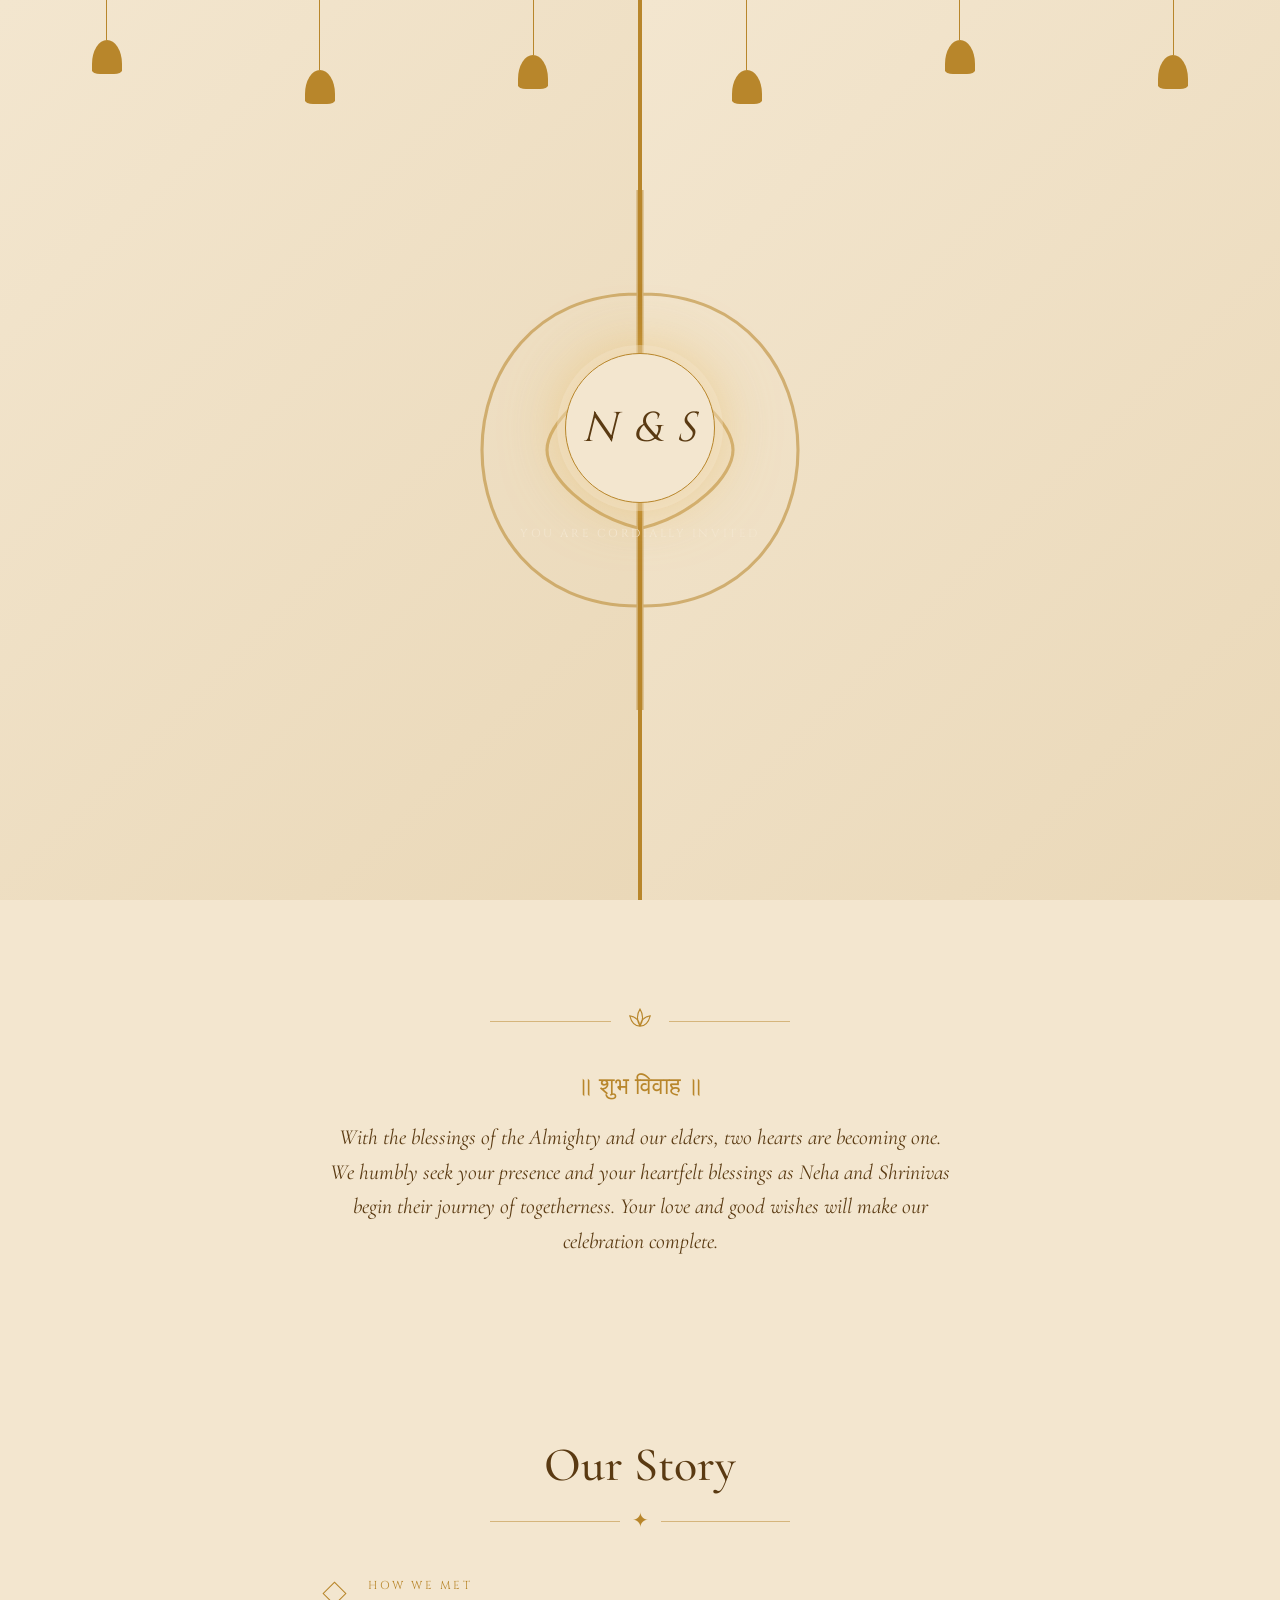
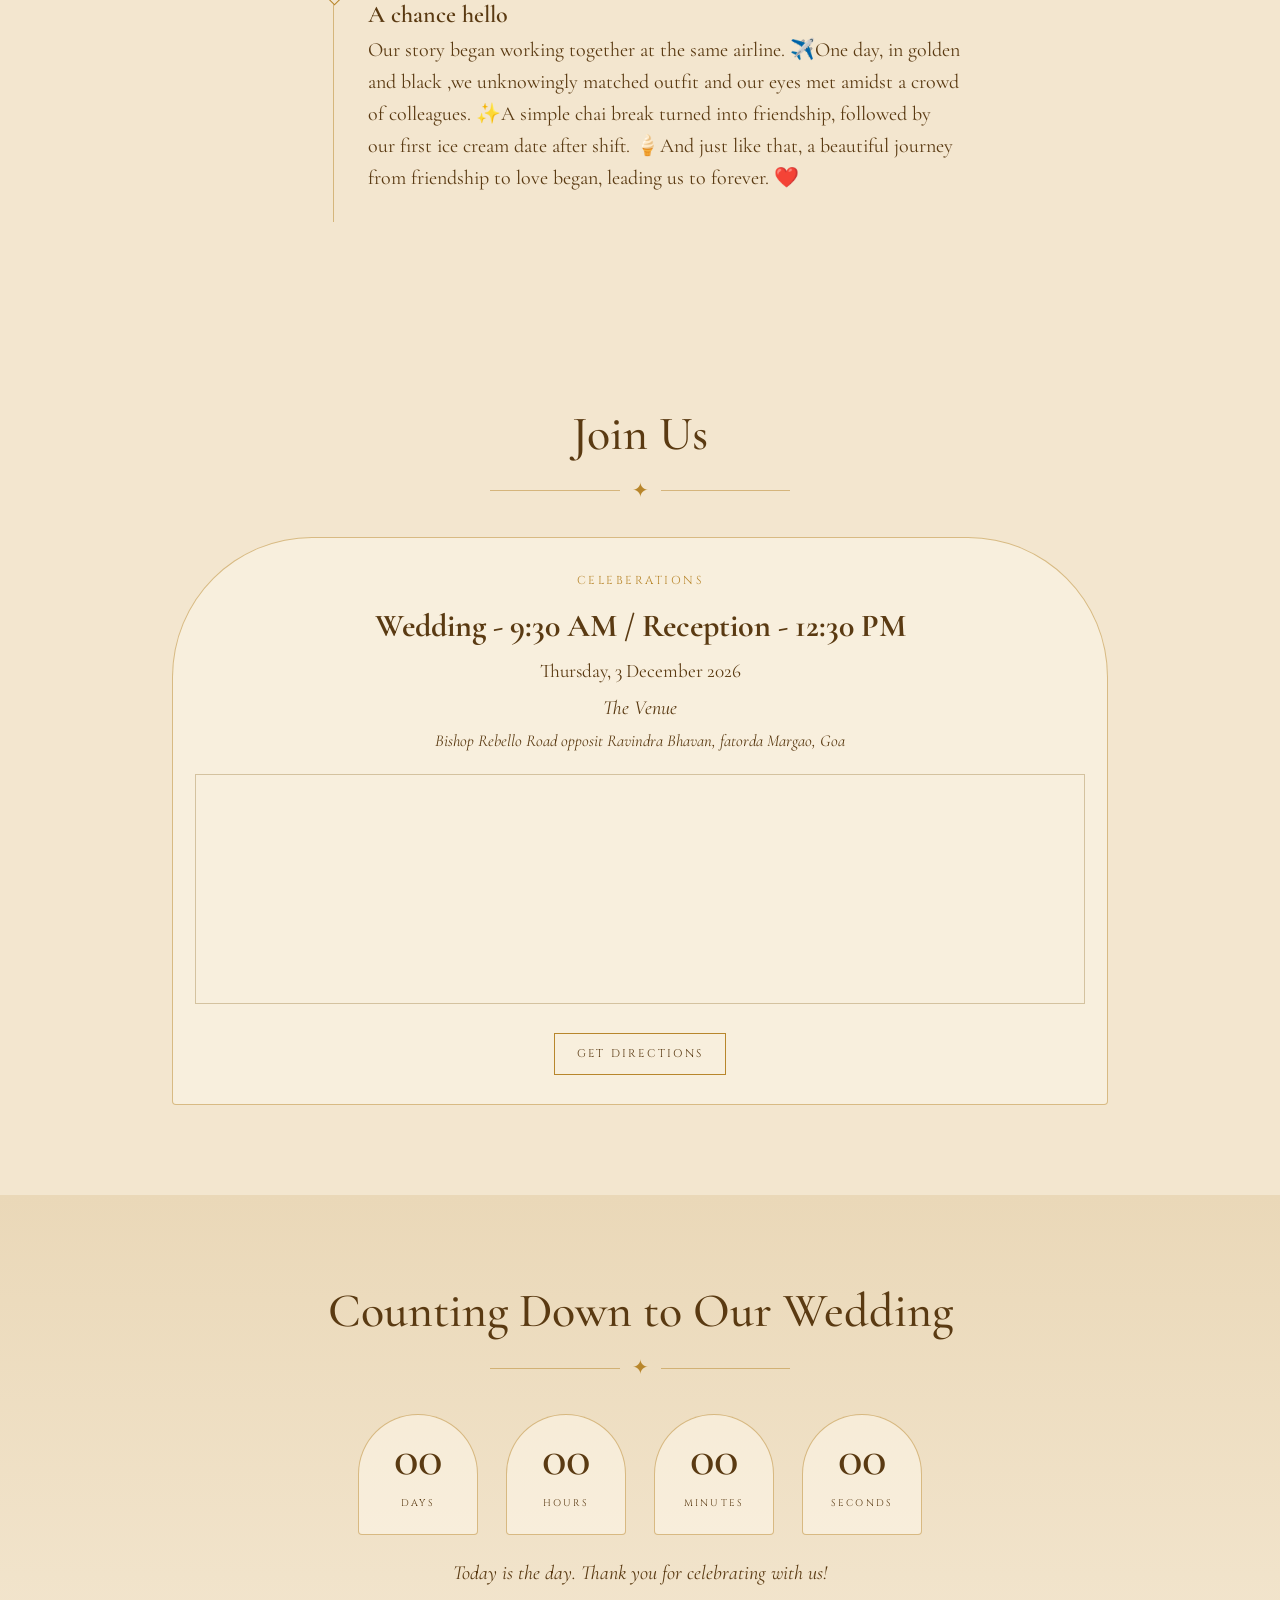
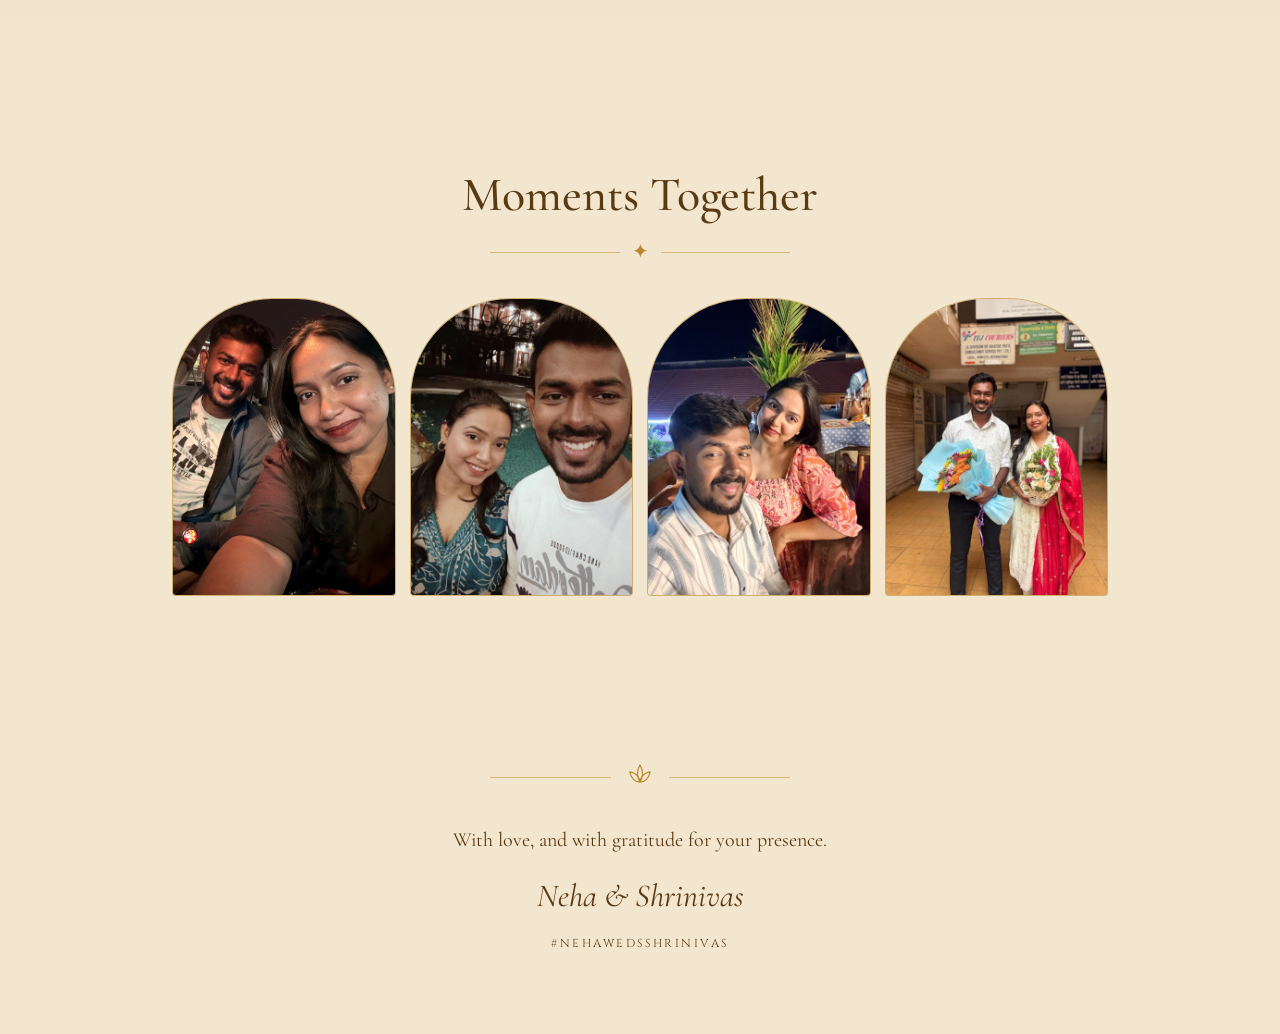
<file: index.html>
<!DOCTYPE html>
<html lang="en">
<head>
<meta charset="UTF-8">
<meta name="viewport" content="width=device-width, initial-scale=1">
<title>Neha & Shrinivas – Wedding Invitation</title>
<link href="https://fonts.googleapis.com/css2?family=Cormorant+Garamond:ital,wght@0,400;0,500;0,600;1,400&family=Cinzel:wght@400;500&display=swap" rel="stylesheet">
<link rel="stylesheet" href="./style.css">

</head>
<body class="locked">

<!-- ============ OPENING ANIMATION ============ -->
<div id="intro">
  <button id="openBtn">OPEN INVITATION
  <div class="glow"></div>
  <div class="bells" id="bells"></div>
  <div class="door l"><svg viewBox="0 0 100 200" fill="none" stroke="#b8862b" stroke-width="1.2"><path d="M100 0v200M100 40C60 40 40 70 40 100s20 60 60 60M100 70C80 75 65 90 65 100s15 25 35 30"/><circle cx="100" cy="100" r="6"/></svg></div>
  <div class="door r"><svg viewBox="0 0 100 200" fill="none" stroke="#b8862b" stroke-width="1.2" style="transform:scaleX(-1)"><path d="M100 0v200M100 40C60 40 40 70 40 100s20 60 60 60M100 70C80 75 65 90 65 100s15 25 35 30"/><circle cx="100" cy="100" r="6"/></svg></div>
  <div class="seal">
    <div class="seal-circle"><span id="seal-ini">N & S</span></div>
    <p class="caps">You are cordially invited</p>
  </div>
    </button>
</div>
<div id="petals"></div>
<button id="music" title="Music on/off" aria-label="Toggle music">♪</button>

<!-- ============ HERO ============ -->
<header id="hero">
  <div class="hang a" id="hangA"></div><div class="hang b" id="hangB"></div>
  <div class="arch">
    <svg class="lotus" viewBox="0 0 40 40"><path d="M20 6c-4 6-4 14 0 20 4-6 4-14 0-20zM8 14c2 8 7 12 12 12-1-7-5-11-12-12zM32 14c-2 8-7 12-12 12 1-7 5-11 12-12zM20 26c-5 0-9 3-12 6M20 26c5 0 9 3 12 6"/></svg>
    <p class="caps" style="margin-top:22px" data-k="intro"></p>
    <h1 class="hero-names" style="margin-top:26px"><span data-k="bride"></span><div class="amp">&amp;</div><span data-k="groom"></span></h1>
    <p class="caps" style="margin-top:34px" data-k="invite"></p>
    <div class="hero-meta">
      <div><p class="caps" id="h-date"></p></div><div class="sep"></div><div><p class="caps" id="h-place"></p></div>
    </div>
  </div>
  <div class="scroll caps">Scroll to discover our story<br>⌄</div>
</header>

<!-- ============ BLESSING ============ -->
<section id="blessing">
  <div class="orn"><svg class="lotus" viewBox="0 0 40 40"><path d="M20 6c-4 6-4 14 0 20 4-6 4-14 0-20zM8 14c2 8 7 12 12 12-1-7-5-11-12-12zM32 14c-2 8-7 12-12 12 1-7 5-11 12-12z"/></svg></div>
  <div class="blessing"><p class="sl" data-k="shloka"></p><p data-k="blessing"></p></div>
</section>

<!-- ============ STORY ============ -->
<section id="story">
  <h2>Our Story</h2><div class="orn">✦</div>
  <div class="timeline" id="timeline"></div>
</section>

<!-- ============ EVENTS ============ -->
<section id="events">
  <h2>Join Us</h2><div class="orn">✦</div>
  <div class="events" id="eventCards"></div>
</section>

<!-- ============ COUNTDOWN ============ -->
<section id="count">
  <h2>Counting Down to Our Wedding</h2><div class="orn">✦</div>
  <div class="timer" id="timer"></div>
  <p id="countMsg" style="margin-top:22px;font-style:italic"></p>
</section>

<!-- ============ GALLERY ============ -->
<section id="gallery">
  <h2>Moments Together</h2><div class="orn">✦</div>
  <div class="gallery" id="galleryGrid"></div>
</section>

<footer>
  <div class="orn"><svg class="lotus" viewBox="0 0 40 40"><path d="M20 6c-4 6-4 14 0 20 4-6 4-14 0-20zM8 14c2 8 7 12 12 12-1-7-5-11-12-12zM32 14c-2 8-7 12-12 12 1-7 5-11 12-12z"/></svg></div>
  <p data-k="closing"></p>
  <p class="names" style="margin-top:14px"><span data-k="bride"></span> &amp; <span data-k="groom"></span></p>
  <p class="caps" style="margin-top:14px" data-k="hashtag"></p>
</footer>
<div id="lb"><img alt=""></div>

<script src="./script.js" defer></script>
</body>
</html>
</file>
<file: style.css>
:root{--paper:#f3e6cf;--paper2:#ead8b8;--ink:#5a3a12;--gold:#b8862b;--coral:#d9694f;--leaf:#7d8f5c;--line:rgba(184,134,43,.5)}
*{box-sizing:border-box;margin:0;padding:0}
html{scroll-behavior:smooth}
body{font-family:'Cormorant Garamond',Georgia,serif;background:var(--paper);color:var(--ink);font-size:20px;line-height:1.6;overflow-x:hidden}
body.locked{overflow:hidden;height:100vh}
.caps{font-family:'Cinzel',Georgia,serif;letter-spacing:.22em;font-size:.72rem;text-transform:uppercase}
h1,h2{font-weight:500;line-height:1.1}
section{padding:90px 22px;max-width:980px;margin:auto;text-align:center;position:relative}
h2{font-size:clamp(2rem,6vw,3rem);margin-bottom:14px}
.orn{display:flex;align-items:center;justify-content:center;gap:12px;margin:14px auto 30px;color:var(--gold);max-width:300px}
.orn::before,.orn::after{content:"";flex:1;height:1px;background:var(--line)}
.lotus{width:34px;height:34px;fill:none;stroke:var(--gold);stroke-width:1.3}

/* ---------- OPENING ---------- */
#intro{position:fixed;inset:0;z-index:100;display:flex;align-items:center;justify-content:center;overflow:hidden;background:#2b1a08}
.door{position:absolute;top:0;bottom:0;width:50%;background:linear-gradient(135deg,var(--paper),var(--paper2));z-index:3;transition:transform 2.2s cubic-bezier(.7,0,.2,1) .3s;display:flex;align-items:center}
.door.l{left:0;justify-content:flex-end;border-right:2px solid var(--gold)}
.door.r{right:0;border-left:2px solid var(--gold)}
.door svg{width:60%;max-width:260px;opacity:.55}
#intro.open .l{transform:translateX(-101%)}
#intro.open .r{transform:translateX(101%)}
.glow{position:absolute;inset:0;background:radial-gradient(circle at 50% 50%,#f7e3b0 0,#e9c97f 35%,#2b1a08 80%);z-index:1;opacity:0;transition:opacity 1.5s}
#intro.open .glow{opacity:1}
.seal{position:relative;z-index:5;text-align:center;transition:opacity .6s,transform .6s}
.seal-circle{width:150px;height:150px;border-radius:50%;margin:0 auto 22px;border:1.5px solid var(--gold);display:flex;align-items:center;justify-content:center;background:var(--paper);box-shadow:0 0 0 8px rgba(243,230,207,.35),0 0 60px rgba(232,185,90,.6);animation:pulse 2.4s infinite}
.seal-circle span{font-size:2.6rem;font-style:italic;color:var(--ink)}
.seal p{color:#f3e6cf;margin-bottom:22px}
#openBtn{font:inherit;font-family:'Cinzel',serif;letter-spacing:.25em;font-size:.75rem;padding:14px 30px;background:transparent;color:#f3e6cf;border:1px solid var(--gold);cursor:pointer;transition:.3s}
#openBtn:hover,#openBtn:focus-visible{background:var(--gold);color:#2b1a08;outline:none}
#intro.open .seal{opacity:0;transform:scale(1.4)}
.bells{position:absolute;top:0;left:0;right:0;display:flex;justify-content:space-around;z-index:4;pointer-events:none;transition:opacity 1s}
#intro.open .bells{opacity:0}
.bell{transform-origin:top center;animation:sway 3s ease-in-out infinite}
.bell i{display:block;width:1px;height:calc(40px + var(--h,0px));background:var(--gold);margin:auto}
.bell b{display:block;width:30px;height:34px;background:var(--gold);border-radius:50% 50% 8px 8px/70% 70% 10% 10%;margin:auto}
.bell:nth-child(2n){animation-delay:-1.2s;--h:30px}.bell:nth-child(3n){animation-delay:-2s;--h:15px}
@keyframes sway{50%{transform:rotate(7deg)}0%,100%{transform:rotate(-7deg)}}
@keyframes pulse{50%{box-shadow:0 0 0 14px rgba(243,230,207,.15),0 0 90px rgba(232,185,90,.9)}}

/* ---------- PETALS ---------- */
#petals{position:fixed;inset:0;pointer-events:none;z-index:90;overflow:hidden}
.petal{position:absolute;top:-30px;width:14px;height:18px;border-radius:70% 0 70% 0;background:var(--coral);opacity:.8;animation:fall linear forwards}
@keyframes fall{to{transform:translate(var(--dx),110vh) rotate(720deg)}}

/* ---------- HERO ---------- */
#hero{min-height:100vh;display:flex;flex-direction:column;justify-content:center;align-items:center;max-width:none;padding:60px 20px;background:
 radial-gradient(ellipse at 50% 40%,rgba(255,248,230,.7),transparent 65%),var(--paper)}
.arch{width:min(560px,92vw);padding:70px 26px 60px;border:1.5px solid var(--line);border-radius:50% 50% 0 0/22% 22% 0 0;position:relative;background:rgba(255,250,238,.35)}
.arch::before{content:"";position:absolute;inset:8px;border:1px solid var(--line);border-radius:inherit;pointer-events:none}
.hero-names{font-size:clamp(2.6rem,10vw,4.4rem);text-transform:uppercase;letter-spacing:.02em}
.amp{font-style:italic;font-size:2.6rem;color:var(--gold);margin:6px 0}
.hero-meta{display:flex;justify-content:center;gap:22px;margin-top:34px;align-items:stretch}
.hero-meta div{padding:0 6px}.hero-meta .sep{width:1px;background:var(--line);padding:0}
.scroll{margin-top:44px;opacity:.8;animation:bob 2s infinite}
@keyframes bob{50%{transform:translateY(8px)}}
.hang{position:absolute;top:0;width:60px;display:flex;flex-direction:column;align-items:center;gap:6px}
.hang.a{left:2%}.hang.b{right:2%}
.hang span{width:14px;height:14px;border-radius:50% 50% 50% 0;background:var(--coral);transform:rotate(-45deg)}
.hang span:nth-child(2n){background:#e9a37d}.hang span:nth-child(3n){background:var(--leaf);border-radius:0 60% 0 60%}
.hang::before{content:"";width:1px;height:50px;background:var(--leaf)}

/* ---------- BLESSING ---------- */
.blessing{font-size:1.35rem;font-style:italic;max-width:620px;margin:auto}
.blessing .sl{font-style:normal;color:var(--gold);margin-bottom:14px;font-size:1.5rem}

/* ---------- STORY ---------- */
.timeline{position:relative;max-width:640px;margin:40px auto 0;text-align:left}
.timeline::before{content:"";position:absolute;left:13px;top:6px;bottom:6px;width:1px;background:var(--line)}
.ev{position:relative;padding:0 0 34px 48px}
.ev::before{content:"";position:absolute;left:6px;top:8px;width:15px;height:15px;transform:rotate(45deg);background:var(--paper);border:1.5px solid var(--gold)}
.ev h3{font-size:1.5rem;font-weight:600}.ev .caps{color:var(--gold)}

/* ---------- EVENTS ---------- */
.events{display:grid;grid-template-columns:repeat(auto-fit,minmax(300px,1fr));gap:30px;margin-top:30px}
.card{border:1.5px solid var(--line);padding:34px 22px 26px;background:rgba(255,250,238,.45);border-radius:140px 140px 4px 4px;position:relative}
.card h3{font-size:2rem;margin:10px 0 4px}
.card .when{font-size:1.2rem}
.card .where{margin:6px 0 18px;font-style:italic}
.card iframe{width:100%;height:230px;border:1px solid var(--line);filter:sepia(.5) saturate(.8);margin-bottom:16px}
.btn{display:inline-block;text-decoration:none;color:var(--ink);border:1px solid var(--gold);padding:11px 22px;font-family:'Cinzel',serif;letter-spacing:.2em;font-size:.7rem;transition:.3s;margin:3px}
.btn:hover,.btn:focus-visible{background:var(--gold);color:#fff;outline:none}

/* ---------- COUNTDOWN ---------- */
#count{background:linear-gradient(var(--paper2),var(--paper));max-width:none}
.timer{display:flex;justify-content:center;gap:clamp(10px,3vw,28px);margin-top:24px;flex-wrap:wrap}
.unit{width:clamp(72px,20vw,120px);padding:18px 4px;border:1.5px solid var(--line);border-radius:60px 60px 4px 4px;background:rgba(255,250,238,.5)}
.unit b{display:block;font-size:clamp(2rem,7vw,3.2rem);font-weight:500;line-height:1}
.unit .caps{font-size:.6rem}

/* ---------- GALLERY ---------- */
.gallery{display:grid;grid-template-columns:repeat(auto-fill,minmax(210px,1fr));gap:14px;margin-top:30px}
.gallery figure{aspect-ratio:3/4;overflow:hidden;border:1.5px solid var(--line);border-radius:100px 100px 4px 4px;cursor:pointer;background:var(--paper2);display:flex;align-items:center;justify-content:center}
.gallery img{width:100%;height:100%;object-fit:cover;transition:transform .8s}
.gallery figure:hover img{transform:scale(1.07)}
.ph{opacity:.5;text-align:center;font-style:italic}
#lb{position:fixed;inset:0;background:rgba(30,18,5,.92);z-index:200;display:none;align-items:center;justify-content:center;cursor:zoom-out}
#lb.on{display:flex}#lb img{max-width:92vw;max-height:90vh;border:6px solid var(--paper)}

footer{padding:60px 20px 80px;text-align:center}
footer .names{font-size:2rem;font-style:italic}
#music{position:fixed;right:16px;bottom:16px;z-index:80;width:46px;height:46px;border-radius:50%;border:1px solid var(--gold);background:var(--paper);color:var(--ink);cursor:pointer;display:none;font-size:1.1rem}

@media(prefers-reduced-motion:reduce){*{animation:none!important;transition-duration:.01s!important}}
</file>
